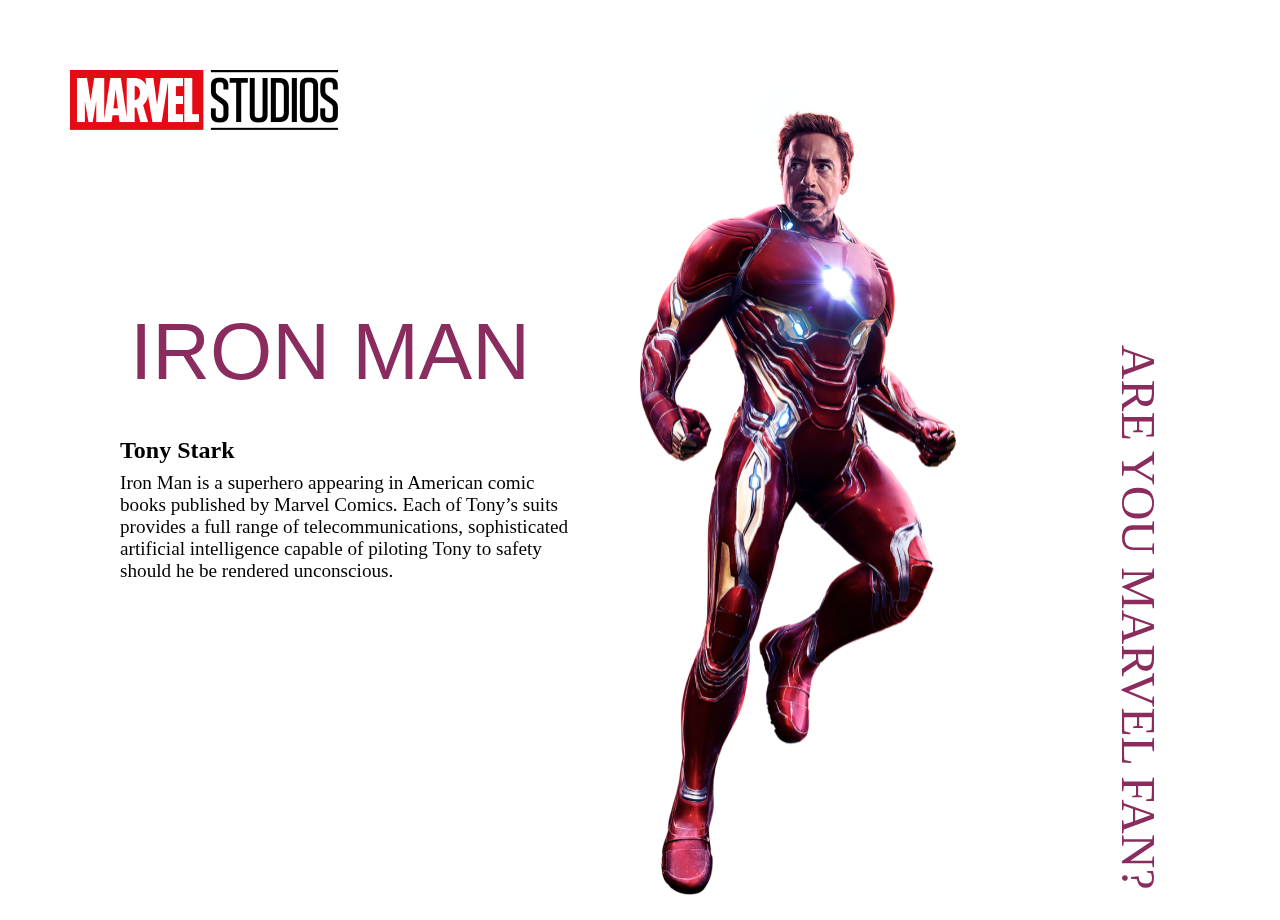
<file: index.html>
<!DOCTYPE html>
<html lang="pt-BR">
<head>
    <meta charset="UTF-8">
    <meta name="viewport" content="width=device-width, initial-scale=1.0">
    <title>O homen de ferro</title>
    <link rel="stylesheet" href="./style.css">
    <link rel="preconnect" href="https://fonts.googleapis.com">
    <link rel="preconnect" href="https://fonts.gstatic.com" crossorigin>
    <link rel="preconnect" href="https://fonts.googleapis.com">
    <link href="https://fonts.googleapis.com/css2?family=Poppins:wght@300&display=swap" rel="stylesheet">
</head>
<body>
 
    <header>
        <a href="#" class="logo">
            <img src="./img/marvel-logo-34288 1.png">
        
        </a>


    </header>
    <main>
        <img class="iron-men" src="./img/avengers-iron-man-person-human-graphics-art-transparent-png-683595 1 (1).png" alt="iron-men">
        <div class="title">
            <h1 class="title__text"></h1>
            <span class="title__transparent"></span>
        </div>
        <div class="description">
            <h2 class="description__title">Tony Stark</h2>
            <p class="iron__text">IRON MAN</p>
            <p class="description__text">Iron Man is a superhero appearing in American comic books published by Marvel Comics. Each of Tony’s suits provides a full range of telecommunications, sophisticated artificial intelligence capable of piloting Tony to safety should he be rendered unconscious.</p>
        </div>
        <a href="#" class="action">ARE YOU MARVEL FAN?
        </a>
    </main>
    <footer>
       
    </footer>
</body>
</html>
</file>
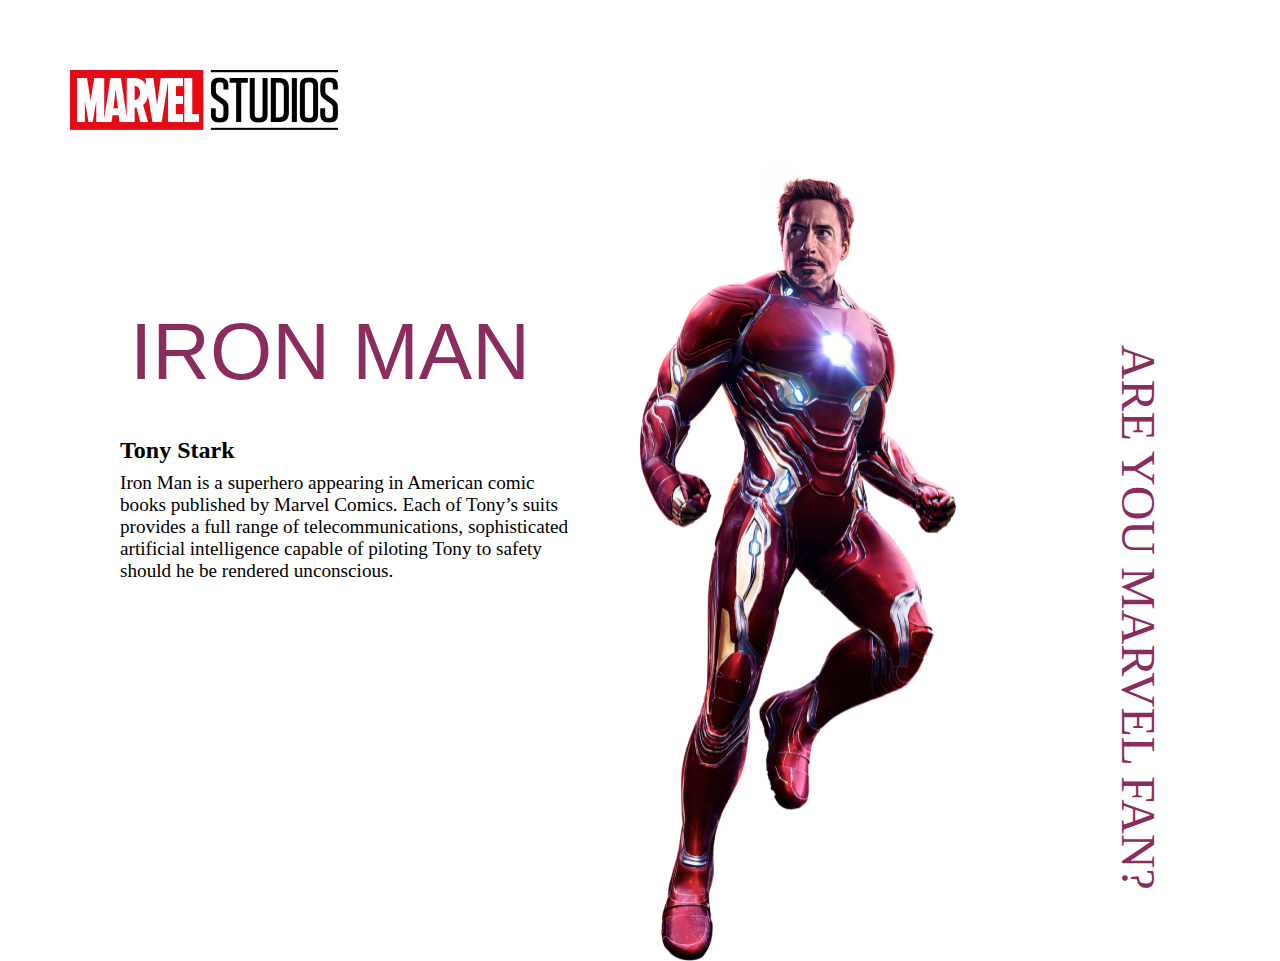
<file: O_homen_de_ferro_Gabriel-Domingues.html>
<!DOCTYPE html>
<!-- saved from url=(0033)http://127.0.0.1:5500/index.html# -->
<html lang="pt-BR"><head><meta http-equiv="Content-Type" content="text/html; charset=UTF-8">
    
    <meta name="viewport" content="width=device-width, initial-scale=1.0">
    <title>O homen de ferro</title>
    
    
    
    
    
<link rel="stylesheet" href="./O_homen_de_ferro_Gabriel-Domingues_files/style.css"><link rel="preconnect" href="https://fonts.googleapis.com/"><link rel="preconnect" href="https://fonts.gstatic.com/" crossorigin=""><link rel="preconnect" href="https://fonts.googleapis.com/"><link href="./O_homen_de_ferro_Gabriel-Domingues_files/css2" rel="stylesheet"></head>
<body>
 
    <header>
        <a href="http://127.0.0.1:5500/index.html#" class="logo">
            <img src="./O_homen_de_ferro_Gabriel-Domingues_files/marvel-logo-34288 1.png">
        
        </a>


    </header>
    <main>
        <img class="iron-men" src="./O_homen_de_ferro_Gabriel-Domingues_files/avengers-iron-man-person-human-graphics-art-transparent-png-683595 1 (1).png" alt="iron-men">
        <div class="title">
            <h1 class="title__text"></h1>
            <span class="title__transparent"></span>
        </div>
        <div class="description">
            <h2 class="description__title">Tony Stark</h2>
            <p class="iron__text">IRON MAN</p>
            <p class="description__text">Iron Man is a superhero appearing in American comic books published by Marvel Comics. Each of Tony’s suits provides a full range of telecommunications, sophisticated artificial intelligence capable of piloting Tony to safety should he be rendered unconscious.</p>
        </div>
        <a href="http://127.0.0.1:5500/index.html#" class="action">ARE YOU MARVEL FAN?
        </a>
    </main>
    <footer>
       
    </footer>
<!-- Code injected by live-server -->
<script type="text/javascript">
	// <![CDATA[  <-- For SVG support
	if ('WebSocket' in window) {
		(function () {
			function refreshCSS() {
				var sheets = [].slice.call(document.getElementsByTagName("link"));
				var head = document.getElementsByTagName("head")[0];
				for (var i = 0; i < sheets.length; ++i) {
					var elem = sheets[i];
					var parent = elem.parentElement || head;
					parent.removeChild(elem);
					var rel = elem.rel;
					if (elem.href && typeof rel != "string" || rel.length == 0 || rel.toLowerCase() == "stylesheet") {
						var url = elem.href.replace(/(&|\?)_cacheOverride=\d+/, '');
						elem.href = url + (url.indexOf('?') >= 0 ? '&' : '?') + '_cacheOverride=' + (new Date().valueOf());
					}
					parent.appendChild(elem);
				}
			}
			var protocol = window.location.protocol === 'http:' ? 'ws://' : 'wss://';
			var address = protocol + window.location.host + window.location.pathname + '/ws';
			var socket = new WebSocket(address);
			socket.onmessage = function (msg) {
				if (msg.data == 'reload') window.location.reload();
				else if (msg.data == 'refreshcss') refreshCSS();
			};
			if (sessionStorage && !sessionStorage.getItem('IsThisFirstTime_Log_From_LiveServer')) {
				console.log('Live reload enabled.');
				sessionStorage.setItem('IsThisFirstTime_Log_From_LiveServer', true);
			}
		})();
	}
	else {
		console.error('Upgrade your browser. This Browser is NOT supported WebSocket for Live-Reloading.');
	}
	// ]]>
</script>
</body></html>
</file>
<file: style.css>
* {
        margin: 0;
        padding: 0;
        box-sizing: border-box;
    }
    :root {
        --primary-color: --white: #FFFFFF20
        --secundary-color: --dark-grey #383838;
        --third-color: --grandes-letras #8A2D5E;
        --space-default: 70px;
        
    }


    body{
        height: 100vh;
        display: flex;
        flex-direction: column;
        padding-top: var(--space-default);
        padding-right: var(--space-default);
        padding-bottom: 24px;
        padding-left: var(--space-default);
        position: fixed;
    }
    
    .logo {
        text-decoration: none;
        display: flex;
        align-items: center;
        gap: 16px;
        font-size: 2rem;
    }
    
    main {
        flex-grow: 1;
        display: grid;
        grid-template-columns: repeat(12, 1fr);
    }
    
    .iron-men {
        position: absolute;
        width: 316px;
        height: 805.24px;
        left: 50%;
        top: 10%;
  
    }
    
    .title {
        grid-column: 1/-1;
        place-self: center;
        display: flex;
        flex-direction: column;
        align-items: center;
        position: relative;
    }
    
    .title__text {
        font-size: 20vw;
        color: var(--white);
    }
    
    .title__transparent {
        font-size: 24vw;
        position: absolute;
        z-index: -1;
        transform: translateY(-35%);
        color: (--secundary-color);
    }
    
    .description {
        grid-column: 1/7;
        place-self: center start;
        color: var(--secundary-color);
    }
    
    .description__title {
        transform: translateY(-300%);
        padding-left: 50px;
    }
    
    .description__text {
        transform: translateY(-150%);
        padding-left: 50px;
        font-size: 1.2rem;
        width: 500px;
    }
    
    .iron__text{
        transform: translateY(-260%);
        padding-left: 60px;
        font-size: 5rem;
        font-family: 'Gill Sans', 'Gill Sans MT', Calibri, 'Trebuchet MS', sans-serif;
        color: #8A2D5E;
    }
    .action{
        grid-column: -1;
        text-decoration: none;
        color: #8A2D5E;
        width: 45vw;
        font-size: 3rem;
        transform: rotate(90deg);
        
        
        
    }
</file>
<file: O_homen_de_ferro_Gabriel-Domingues_files/style.css>
* {
        margin: 0;
        padding: 0;
        box-sizing: border-box;
    }
    :root {
        --primary-color: --white: #FFFFFF20
        --secundary-color: --dark-grey #383838;
        --third-color: --grandes-letras #8A2D5E;
        --space-default: 70px;
        
    }


    body{
        height: 100vh;
        display: flex;
        flex-direction: column;
        padding-top: var(--space-default);
        padding-right: var(--space-default);
        padding-bottom: 24px;
        padding-left: var(--space-default);
    }
    
    .logo {
        text-decoration: none;
        display: flex;
        align-items: center;
        gap: 16px;
        font-size: 2rem;
    }
    
    main {
        flex-grow: 1;
        display: grid;
        grid-template-columns: repeat(12, 1fr);
    }
    
    .iron-men {
        position: absolute;
        width: 316px;
        height: 805.24px;
        left: 50%;
        top: 156.16px;
  
    }
    
    .title {
        grid-column: 1/-1;
        place-self: center;
        display: flex;
        flex-direction: column;
        align-items: center;
        position: relative;
    }
    
    .title__text {
        font-size: 20vw;
        color: var(--white);
    }
    
    .title__transparent {
        font-size: 24vw;
        position: absolute;
        z-index: -1;
        transform: translateY(-35%);
        color: (--secundary-color);
    }
    
    .description {
        grid-column: 1/7;
        place-self: center start;
        color: var(--secundary-color);
    }
    
    .description__title {
        transform: translateY(-300%);
        padding-left: 50px;
    }
    
    .description__text {
        transform: translateY(-150%);
        padding-left: 50px;
        font-size: 1.2rem;
        width: 500px;
    }
    
    .iron__text{
        transform: translateY(-260%);
        padding-left: 60px;
        font-size: 5rem;
        font-family: 'Gill Sans', 'Gill Sans MT', Calibri, 'Trebuchet MS', sans-serif;
        color: #8A2D5E;
    }
    .action{
        grid-column: -1;
        text-decoration: none;
        color: #8A2D5E;
        width: 45vw;
        font-size: 3rem;
        transform: rotate(90deg);
        
        
        
    }
</file>
